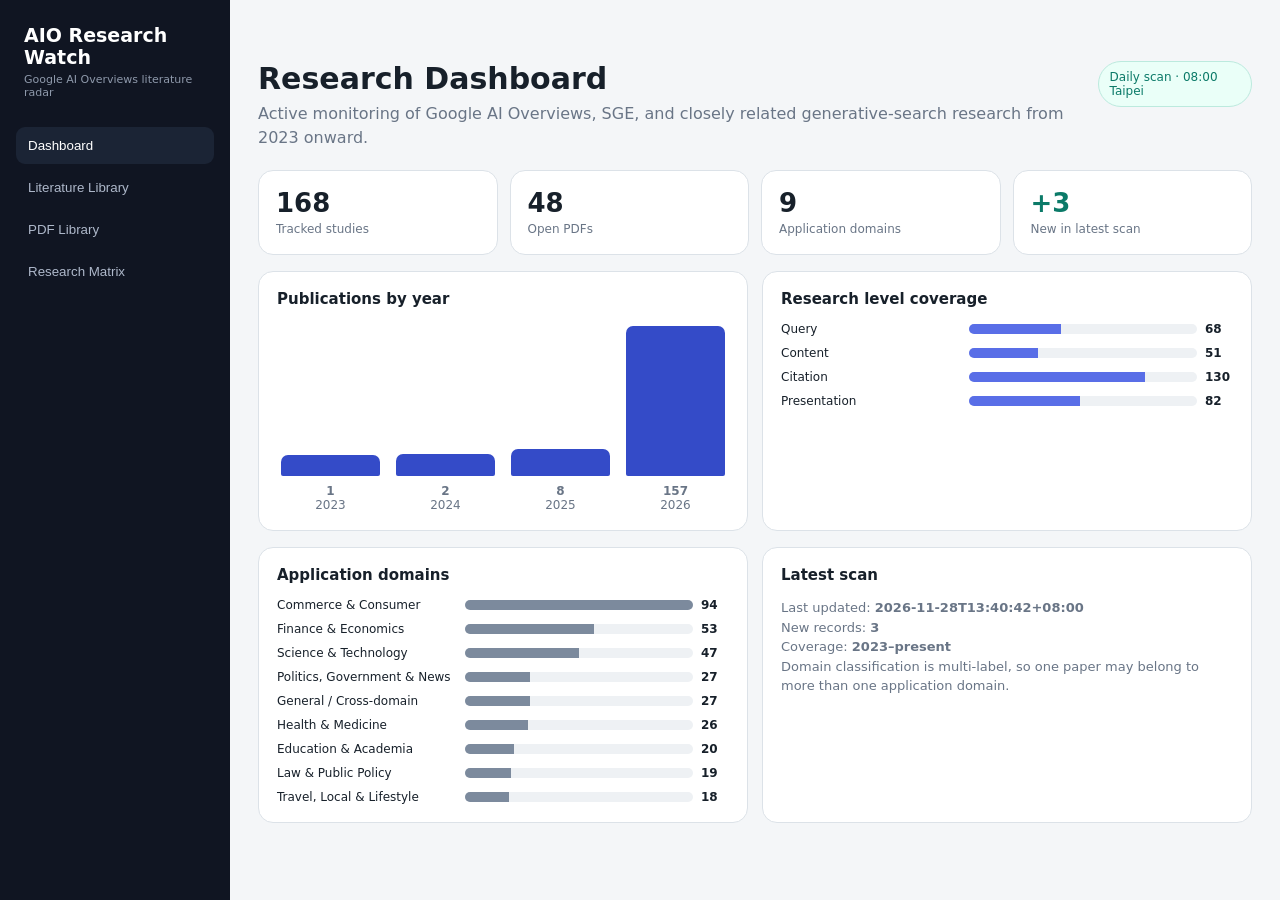
<file: index.html>
<!doctype html>
<html lang="en"><head><meta charset="utf-8"><meta name="viewport" content="width=device-width,initial-scale=1"><title>AIO Research Watch</title>
<style>
:root{--bg:#f4f6f8;--card:#fff;--ink:#17202a;--muted:#697586;--line:#dce2e8;--accent:#344bc8;--soft:#eef1ff;--good:#0b7a68}*{box-sizing:border-box}body{margin:0;background:var(--bg);color:var(--ink);font-family:Inter,system-ui,-apple-system,BlinkMacSystemFont,"Segoe UI",sans-serif}.app{display:grid;grid-template-columns:230px 1fr;min-height:100vh}.side{background:#101522;color:#cbd3df;padding:24px 16px;position:sticky;top:0;height:100vh}.brand{color:#fff;font-weight:800;font-size:19px;margin:0 8px 28px}.brand small{display:block;color:#8e99ab;font-size:11px;margin-top:5px;font-weight:500}.nav button{width:100%;text-align:left;border:0;background:transparent;color:#aeb8ca;padding:11px 12px;border-radius:9px;cursor:pointer;margin-bottom:5px}.nav button.active,.nav button:hover{background:#1b2435;color:#fff}.main{padding:28px;max-width:1450px;width:100%;margin:auto}.top{display:flex;justify-content:space-between;gap:18px;align-items:flex-start;margin-bottom:20px}h1{margin:0;font-size:30px}.sub{color:var(--muted);margin-top:6px;line-height:1.5}.status{font-size:12px;border:1px solid #bceade;background:#eafff8;color:var(--good);padding:8px 11px;border-radius:999px}.stats{display:grid;grid-template-columns:repeat(4,1fr);gap:12px;margin-bottom:16px}.card,.panel,.paper{background:var(--card);border:1px solid var(--line);border-radius:15px}.card{padding:17px}.card b{display:block;font-size:26px}.card span{font-size:12px;color:var(--muted)}.grid2{display:grid;grid-template-columns:1fr 1fr;gap:14px;margin-bottom:16px}.panel{padding:18px}.panel h3{margin:0 0 14px;font-size:15px}.years{display:flex;align-items:flex-end;gap:16px;height:190px;padding:10px 4px 0}.year{flex:1;text-align:center;color:var(--muted);font-size:12px}.col{width:100%;background:var(--accent);border-radius:7px 7px 2px 2px;min-height:4px;margin-bottom:8px}.bars{display:flex;flex-direction:column;gap:10px}.barrow{display:grid;grid-template-columns:minmax(120px,180px) 1fr 28px;gap:8px;align-items:center;font-size:12px}.track{height:10px;background:#eef1f4;border-radius:99px;overflow:hidden}.fill{height:100%;background:#596ee7}.domainfill{height:100%;background:#7c8a9d}.view{display:none}.view.active{display:block}.toolbar{display:flex;gap:10px;flex-wrap:wrap;margin-bottom:14px}input,select{border:1px solid var(--line);background:#fff;border-radius:10px;padding:10px 11px;font-size:13px}input{flex:1;min-width:260px}.library{display:grid;grid-template-columns:repeat(2,1fr);gap:14px}.paper{padding:18px;display:flex;flex-direction:column;gap:10px}.paper h2{font-size:17px;line-height:1.35;margin:0}.meta{font-size:12px;color:var(--muted);line-height:1.5}.tags{display:flex;gap:6px;flex-wrap:wrap}.tag{font-size:11px;background:var(--soft);color:#3f4fae;padding:5px 8px;border-radius:999px}.domain{background:#f1f3f5;color:#364152}.paper p{font-size:13px;line-height:1.5;margin:0;color:#303946}.actions{display:flex;gap:7px;flex-wrap:wrap;margin-top:auto}.btn{font-size:12px;padding:8px 10px;border:1px solid var(--line);border-radius:8px;text-decoration:none;color:#263244;background:#fff}.btn.primary{background:#2538b8;color:#fff;border-color:#2538b8}.pdf-list{display:grid;grid-template-columns:repeat(2,1fr);gap:12px}.pdf-item{background:#fff;border:1px solid var(--line);border-radius:12px;padding:15px}.pdf-item b{display:block;font-size:13px;margin-bottom:6px}.matrix{width:100%;border-collapse:collapse;font-size:13px}.matrix th,.matrix td{padding:10px;border-bottom:1px solid var(--line)}.matrix th{text-align:center}.matrix th:first-child,.matrix td:first-child{text-align:left}.notice{font-size:13px;color:var(--muted);line-height:1.5}.new{color:#0b7a68;font-weight:700}.error{padding:16px;border:1px solid #f0c6c6;background:#fff4f4;border-radius:12px;color:#8a2a2a}@media(max-width:900px){.app{grid-template-columns:1fr}.side{height:auto;position:relative}.stats,.grid2,.library,.pdf-list{grid-template-columns:1fr}}
</style></head><body><div class="app"><aside class="side"><div class="brand">AIO Research Watch<small>Google AI Overviews literature radar</small></div><div class="nav"><button class="active" data-view="dashboard">Dashboard</button><button data-view="library">Literature Library</button><button data-view="pdfs">PDF Library</button><button data-view="matrix">Research Matrix</button></div></aside><main class="main">
<section id="dashboard" class="view active"><div class="top"><div><h1>Research Dashboard</h1><div class="sub">Active monitoring of Google AI Overviews, SGE, and closely related generative-search research from 2023 onward.</div></div><div class="status">Daily scan · 08:00 Taipei</div></div><div id="stats" class="stats"></div><div class="grid2"><div class="panel"><h3>Publications by year</h3><div id="years" class="years"></div></div><div class="panel"><h3>Research level coverage</h3><div id="levels" class="bars"></div></div></div><div class="grid2"><div class="panel"><h3>Application domains</h3><div id="domains" class="bars"></div></div><div class="panel"><h3>Latest scan</h3><div id="latest" class="notice">Loading…</div></div></div></section>
<section id="library" class="view"><div class="top"><div><h1>Literature Library</h1><div class="sub">Search and filter by year, application domain, and research level.</div></div></div><div class="toolbar"><input id="q" placeholder="Search title, author, topic…"><select id="yearFilter"><option value="">All years</option></select><select id="domainFilter"><option value="">All domains</option></select><select id="levelFilter"><option value="">All levels</option><option>Query</option><option>Content</option><option>Citation</option><option>Presentation</option></select></div><div id="papers" class="library"></div></section>
<section id="pdfs" class="view"><div class="top"><div><h1>PDF Library</h1><div class="sub">Open-access PDFs are linked directly. Publisher landing pages remain available when no OA PDF is identified.</div></div></div><div id="pdfList" class="pdf-list"></div></section>
<section id="matrix" class="view"><div class="top"><div><h1>Research Matrix</h1><div class="sub">Mapping literature by domain and Query, Content, Citation, Presentation levels.</div></div></div><div class="panel" style="overflow:auto"><table class="matrix"><thead><tr><th>Study</th><th>Year</th><th>Domain</th><th>Query</th><th>Content</th><th>Citation</th><th>Presentation</th></tr></thead><tbody id="matrixBody"></tbody></table></div></section>
</main></div><script>
const views=[...document.querySelectorAll('.view')],nav=[...document.querySelectorAll('.nav button')];nav.forEach(b=>b.addEventListener('click',()=>{nav.forEach(x=>x.classList.remove('active'));b.classList.add('active');views.forEach(v=>v.classList.remove('active'));document.getElementById(b.dataset.view).classList.add('active')}));const esc=s=>String(s??'').replace(/[&<>"']/g,m=>({'&':'&amp;','<':'&lt;','>':'&gt;','"':'&quot;',"'":'&#039;'}[m]));let DATA={papers:[]};function yearOf(p){return Number((p.date||'').slice(0,4))||0}
function render(){const P=DATA.papers||[];const nowYear=new Date().getFullYear();const years=[];for(let y=2023;y<=nowYear;y++)years.push(y);const yCounts=Object.fromEntries(years.map(y=>[y,P.filter(p=>yearOf(p)===y).length]));const ymax=Math.max(1,...Object.values(yCounts));document.getElementById('years').innerHTML=years.map(y=>`<div class="year"><div class="col" style="height:${20+130*yCounts[y]/ymax}px"></div><b>${yCounts[y]}</b><br>${y}</div>`).join('');const levels=['Query','Content','Citation','Presentation'];document.getElementById('levels').innerHTML=levels.map(l=>{const n=P.filter(p=>(p.levels||[]).includes(l)).length;return `<div class="barrow"><span>${l}</span><div class="track"><div class="fill" style="width:${P.length?100*n/P.length:0}%"></div></div><b>${n}</b></div>`}).join('');const domainCounts={};P.forEach(p=>(p.domains||['General / Cross-domain']).forEach(d=>domainCounts[d]=(domainCounts[d]||0)+1));const ds=Object.entries(domainCounts).sort((a,b)=>b[1]-a[1]);const dmax=Math.max(1,...ds.map(x=>x[1]));document.getElementById('domains').innerHTML=ds.map(([d,n])=>`<div class="barrow"><span>${esc(d)}</span><div class="track"><div class="domainfill" style="width:${100*n/dmax}%"></div></div><b>${n}</b></div>`).join('')||'<div class="notice">Domain classification will populate after the next scan.</div>';const pdfs=P.filter(p=>p.pdf).length;const latest=DATA.new_in_latest_scan||0;document.getElementById('stats').innerHTML=`<div class="card"><b>${P.length}</b><span>Tracked studies</span></div><div class="card"><b>${pdfs}</b><span>Open PDFs</span></div><div class="card"><b>${ds.length}</b><span>Application domains</span></div><div class="card"><b class="new">+${latest}</b><span>New in latest scan</span></div>`;document.getElementById('latest').innerHTML=`Last updated: <b>${esc(DATA.last_updated||'Unknown')}</b><br>New records: <b>${latest}</b><br>Coverage: <b>2023–present</b><br>Domain classification is multi-label, so one paper may belong to more than one application domain.`;const yf=document.getElementById('yearFilter');yf.innerHTML='<option value="">All years</option>'+years.map(y=>`<option>${y}</option>`).join('');const df=document.getElementById('domainFilter');df.innerHTML='<option value="">All domains</option>'+ds.map(([d])=>`<option>${esc(d)}</option>`).join('');renderLibrary();document.getElementById('pdfList').innerHTML=P.map(p=>`<div class="pdf-item"><b>${esc(p.title)}</b><div class="meta">${esc((p.authors||[]).join('; '))} · ${esc(p.venue)} · ${yearOf(p)||''}</div><div class="tags" style="margin-top:7px">${(p.domains||[]).map(x=>`<span class="tag domain">${esc(x)}</span>`).join('')}</div><div class="actions" style="margin-top:10px">${p.pdf?`<a class="btn primary" target="_blank" href="${esc(p.pdf)}">Open PDF</a>`:''}<a class="btn" target="_blank" href="${esc(p.record)}">Record</a><a class="btn" target="_blank" href="https://scholar.google.com/scholar?q=${encodeURIComponent(p.title)}">Scholar</a></div></div>`).join('');document.getElementById('matrixBody').innerHTML=P.map(p=>`<tr><td>${esc(p.title)}</td><td>${yearOf(p)||''}</td><td>${esc((p.domains||[]).join('; '))}</td>${levels.map(l=>`<td style="text-align:center">${(p.levels||[]).includes(l)?'●':''}</td>`).join('')}</tr>`).join('')}
function renderLibrary(){const P=DATA.papers||[],q=document.getElementById('q').value.toLowerCase().trim(),yf=document.getElementById('yearFilter').value,df=document.getElementById('domainFilter').value,lf=document.getElementById('levelFilter').value;const a=P.filter(p=>(!q||JSON.stringify(p).toLowerCase().includes(q))&&(!yf||String(yearOf(p))===yf)&&(!df||(p.domains||[]).includes(df))&&(!lf||(p.levels||[]).includes(lf)));document.getElementById('papers').innerHTML=a.map(p=>`<article class="paper"><h2>${esc(p.title)}</h2><div class="meta">${esc((p.authors||[]).join('; '))}<br>${esc(p.venue)} · ${esc(p.date)} · ${esc(p.type)}</div><div class="tags">${(p.domains||[]).map(x=>`<span class="tag domain">${esc(x)}</span>`).join('')}${(p.levels||[]).map(x=>`<span class="tag">${esc(x)}</span>`).join('')}${(p.topics||[]).map(x=>`<span class="tag">${esc(x)}</span>`).join('')}</div>${p.abstract?`<p>${esc(p.abstract)}</p>`:''}<div class="actions">${p.pdf?`<a class="btn primary" target="_blank" href="${esc(p.pdf)}">PDF</a>`:''}<a class="btn" target="_blank" href="${esc(p.record)}">Full record</a><a class="btn" target="_blank" href="https://scholar.google.com/scholar?q=${encodeURIComponent(p.title)}">Scholar</a></div></article>`).join('')||'<div class="notice">No matching studies.</div>'}
['q','yearFilter','domainFilter','levelFilter'].forEach(id=>document.getElementById(id).addEventListener(id==='q'?'input':'change',renderLibrary));fetch('data/papers.json?ts='+Date.now()).then(r=>{if(!r.ok)throw new Error('Unable to load literature data');return r.json()}).then(d=>{DATA=d;render()}).catch(e=>{document.getElementById('latest').innerHTML='<div class="error">'+esc(e.message)+'</div>'});
</script></body></html>
</file>
